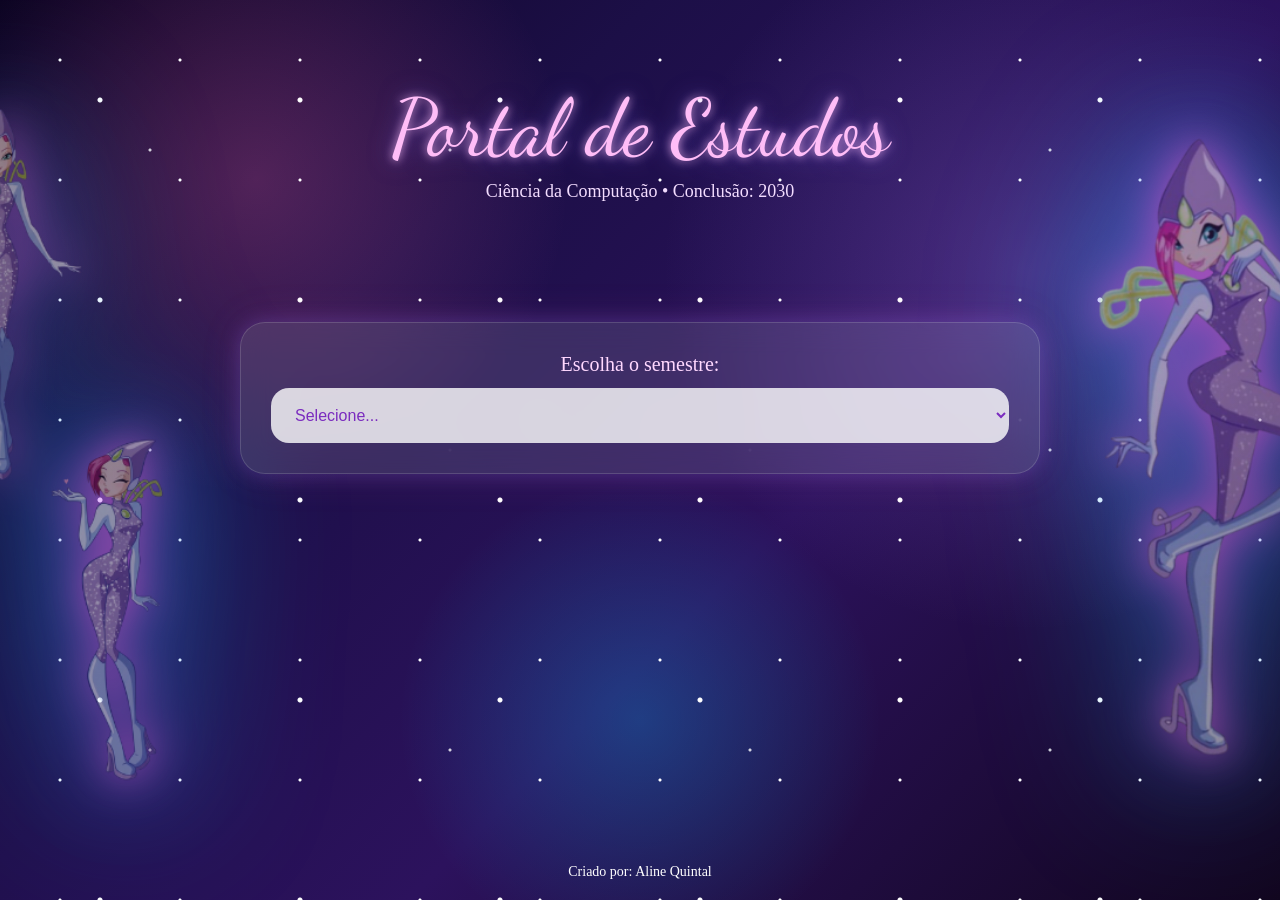
<file: index.html>
<!DOCTYPE html>
<html lang="pt-BR">
<head>
    <meta charset="UTF-8">
    <meta name="viewport" content="width=device-width, initial-scale=1.0">
    <title>Portal de Estudos</title>
    <link rel="stylesheet" href="css/style.css">
    <link href="https://fonts.googleapis.com/css2?family=Dancing+Script:wght@700&family=Quicksand:wght@400;500;600&display=swap" rel="stylesheet">
</head>
<body>
    <div class="tecna-bg"></div>
    <div class="stars"></div>
    <main class="container">

        <section class="card">

            <h1>Portal de Estudos</h1>

            <span class="subtitulo">
               Ciência da Computação • Conclusão: 2030
            </span>

            <div class="campo-selecao">

                <label for="semestre">
                    Escolha o semestre:
                </label>

                <select id="primeiro-semestre">
                    <option value="">Selecione...</option>
                    <option value="primeiro-semestre/index.html">1º Semestre</option>
                    <option value="semestres/semestre2.html">2º Semestre</option>
                    <option value="semestres/semestre3.html">3º Semestre</option>
                    <option value="semestres/semestre4.html">4º Semestre</option>
                    <option value="semestres/semestre5.html">5º Semestre</option>
                    <option value="semestres/semestre6.html">6º Semestre</option>
                    <option value="semestres/semestre7.html">7º Semestre</option>
                    <option value="semestres/semestre8.html">8º Semestre</option>
                </select>
            </div>
        </section>
    </main>
    <script src="js/script.js"></script>

</body>
<footer>Criado por: Aline Quintal</footer>
</html>
</file>
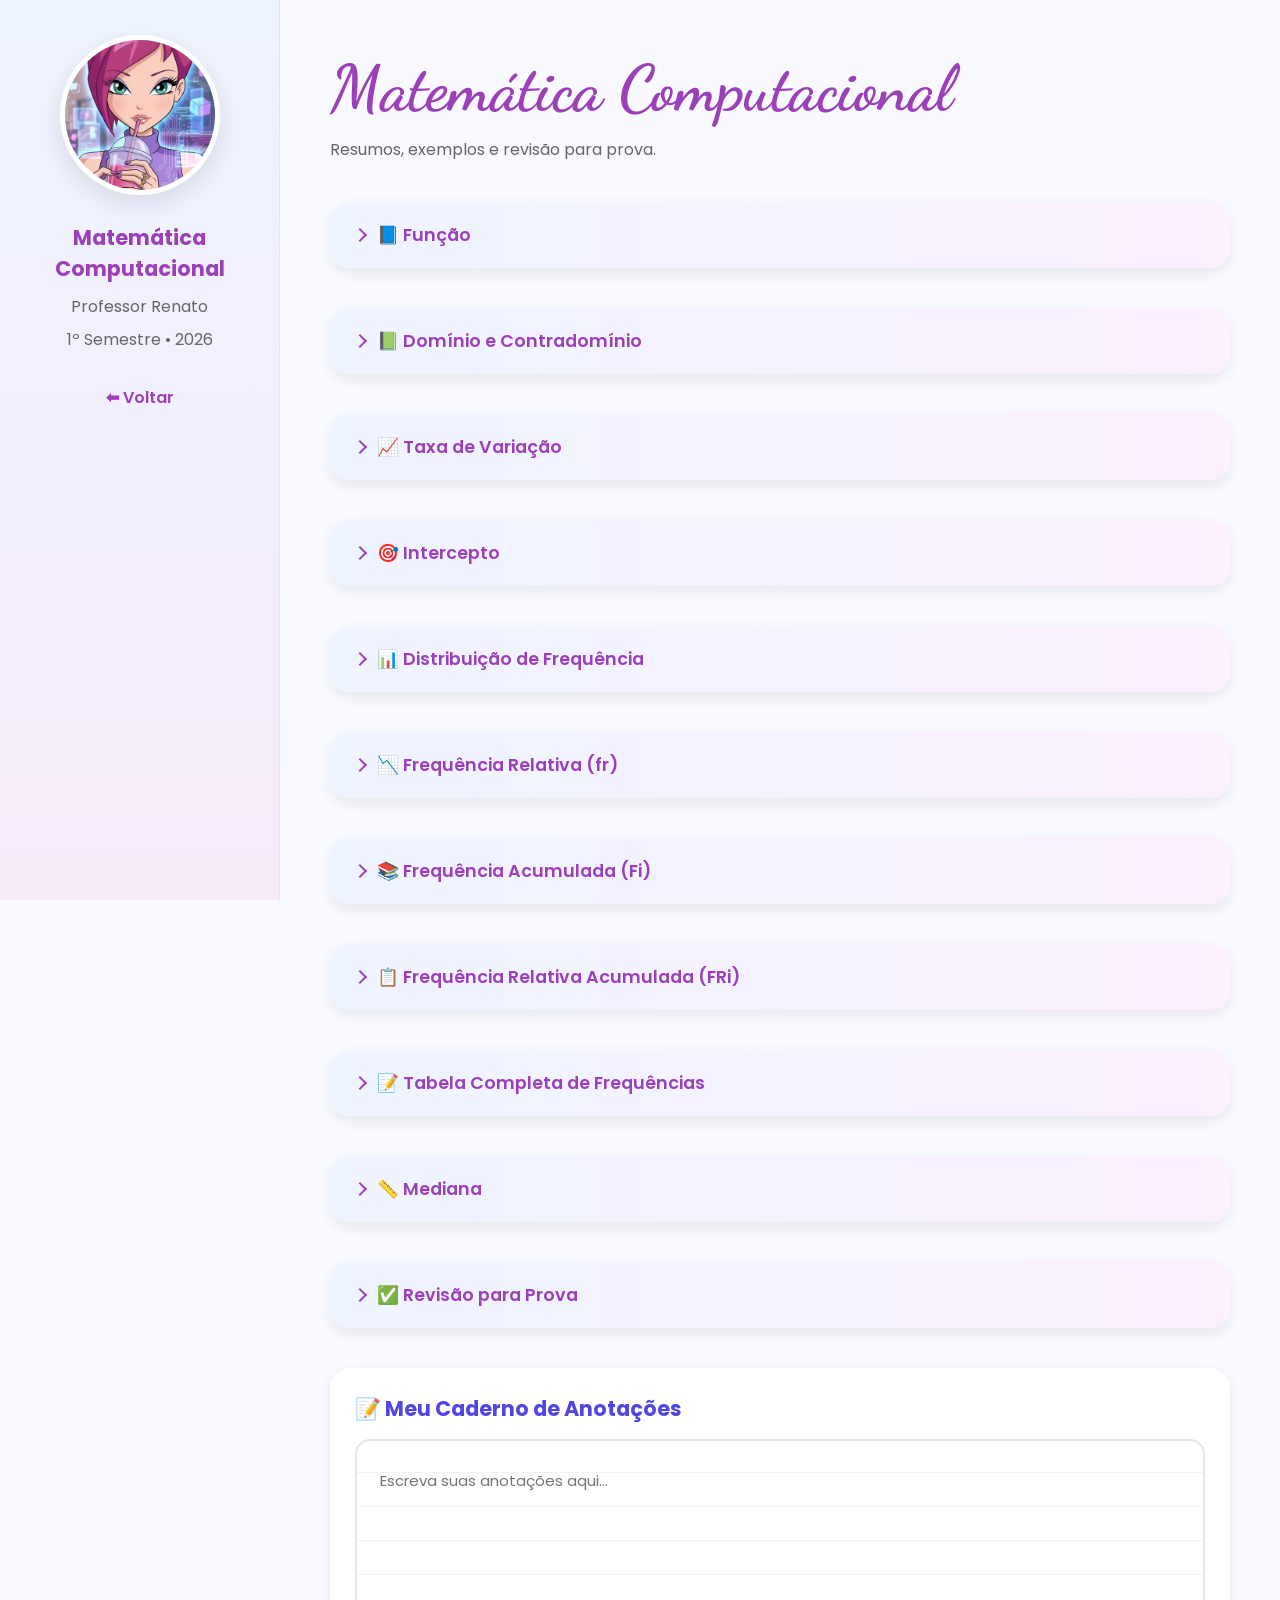
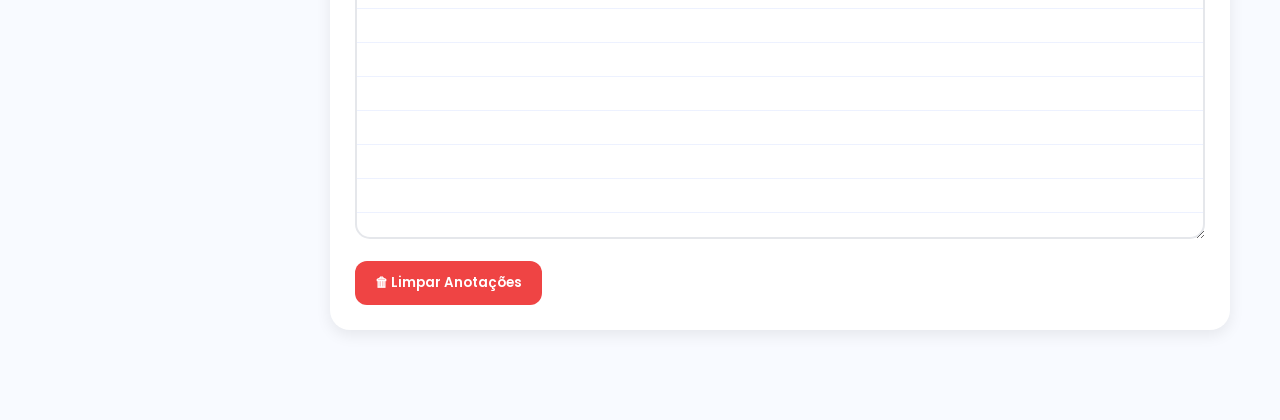
<file: primeiro-semestre/matematica.html>
<!DOCTYPE html>
<html lang="pt-BR">
<head>
    <meta charset="UTF-8">
    <meta name="viewport" content="width=device-width, initial-scale=1.0">
    <title>Matemática Computacional</title>

    <link rel="stylesheet" href="../css/semestre.css">
    <link rel="stylesheet" href="../css/matematica.css">

    <link rel="preconnect" href="https://fonts.googleapis.com">
    <link href="https://fonts.googleapis.com/css2?family=Dancing+Script:wght@700&family=Poppins:wght@300;400;500;600&display=swap" rel="stylesheet">
</head>

<body>

    <aside class="sidebar">

        <img src="../imagens/tecna.jpg" alt="Tecna" class="avatar">

        <h2>Matemática Computacional</h2>

        <p>Professor Renato</p>

        <p>1º Semestre • 2026</p>

        <br>

        <a href="../primeiro-semestre/index.html">⬅ Voltar</a>

    </aside>

    <main class="conteudo">

     <header>
    <h1>Matemática Computacional</h1>

    <span>
        Resumos, exemplos e revisão para prova.
    </span>
</header>

<section>

    <details>

        <summary>📘 Função</summary>

        <div class="conteudo-materia">

            <h3>Definição</h3>

            <p>
                Uma função é uma relação entre dois conjuntos em que cada elemento do domínio possui apenas uma imagem.
            </p>

            <p>
                Ela transforma valores de entrada (x) em valores de saída (y).
            </p>

            <h3>Exemplo</h3>

            <pre>
f(x) = x + 3

x = 1 → y = 4
x = 2 → y = 5
x = 3 → y = 6
            </pre>

            <p>
                Cada valor de x possui apenas um valor correspondente de y.
            </p>

        </div>

    </details>

</section>

<section>

    <details>

        <summary>📗 Domínio e Contradomínio</summary>

        <div class="conteudo-materia">

            <h3>Domínio</h3>

            <p>
                É o conjunto dos valores de entrada da função.
            </p>

            <pre>
f(x) = x + 1

Domínio = {1, 2, 3}
            </pre>

            <h3>Contradomínio</h3>

            <p>
                É o conjunto dos possíveis valores de saída.
            </p>

            <pre>
f(1) = 2
f(2) = 3
f(3) = 4

Contradomínio = {2, 3, 4}
            </pre>

            <h3>Exemplo Completo</h3>

            <table>

                <tr>
                    <th>(A) x</th>
                    <th>(B) y</th>
                </tr>

                <tr>
                    <td>1</td>
                    <td>3</td>
                </tr>

                <tr>
                    <td>2</td>
                    <td>4</td>
                </tr>

                <tr>
                    <td>3</td>
                    <td>5</td>
                </tr>

            </table>

            <ul>
                <li>Domínio = {1,2,3}</li>
                <li>Contradomínio = {3,4,5}</li>
                <li>Imagem = todos os valores gerados pela função. {3,4,5}</li>
            </ul>

        </div>

    </details>

</section>

<section>

    <details>

        <summary>📈 Taxa de Variação</summary>

        <div class="conteudo-materia">

            <p>
                A taxa de variação mostra quanto o valor de y varia quando x varia.
            </p>

            <h3>Fórmula</h3>

            <pre>
          y₂ - y₁
a = ---------------
          x₂ - x₁
            </pre>

            <ul>
                <li>a = taxa de variação</li>
            </ul>

            <h3>Exemplo</h3>

            <pre>
A(1,2)
B(3,6)

a = (6 - 2) / (3 - 1)

a = 4 / 2

a = 2
            </pre>

            <p>
                Quando x aumenta 1 unidade, y aumenta 2 unidades.
            </p>

            <h3>Exemplo com Número Negativo</h3>

            <pre>
A(-2,1)
B(4,13)

a = (13 - 1) / (4 - (-2))

a = 12 / 6

a = 2
            </pre>

            <p>
                Lembre-se: menos com menos vira mais.
            </p>

        </div>

    </details>

</section>

<section>

    <details>

        <summary>🎯 Intercepto</summary>

        <div class="conteudo-materia">

            <p>
                O intercepto é o ponto onde a reta cruza o eixo y.
            </p>

            <pre>
y = ax + b

a = taxa de variação
b = intercepto
            </pre>

            <h3>Exemplo</h3>

            <pre>
y = 2x + 3

b = 3

Intercepto = (0,3)
            </pre>

            <h3>Encontrando o Intercepto</h3>

            <pre>
Ponto (1,5)

y = 2x + b

5 = 2(1) + b

b = 5 - 2

b = 3
            </pre>

            <p>
                Equação final: y = 2x + 3
            </p>

        </div>

    </details>

</section>

<section>

    <details>

        <summary>📊 Distribuição de Frequência</summary>

        <div class="conteudo-materia">

            <p>
                A distribuição de frequência organiza os dados em tabelas para facilitar a análise.
            </p>

            <pre>
Dados:

1, 2, 2, 3, 3, 4

Total = 6
            </pre>

            <h3>Frequência Absoluta (fi)</h3>

            <table>

                <tr>
                    <th>Classe</th>
                    <th>fi</th>
                </tr>

                <tr>
                    <td>1</td>
                    <td>1</td>
                </tr>

                <tr>
                    <td>2</td>
                    <td>2</td>
                </tr>

                <tr>
                    <td>3</td>
                    <td>2</td>
                </tr>

                <tr>
                    <td>4</td>
                    <td>1</td>
                </tr>

            </table>

            <p>
                Mostra quantas vezes cada valor aparece.
            </p>

        </div>

    </details>

</section>

<section>

    <details>

        <summary>📉 Frequência Relativa (fr)</summary>

        <div class="conteudo-materia">

            <h3>Fórmula</h3>

            <pre>
fr = fi / total
            </pre>

            <h3>Exemplo</h3>

            <pre>
Classe 2:

fr = 2 / 6

fr = 0,33

33,3%
            </pre>

            <p>
                A soma das frequências relativas deve resultar em 100% (ou valor aproximado).
            </p>

        </div>

    </details>

</section>

<section>

    <details>

        <summary>📚 Frequência Acumulada (Fi)</summary>

        <div class="conteudo-materia">

            <table>

                <tr>
                    <th>Classe</th>
                    <th>fi</th>
                    <th>Fi</th>
                </tr>

                <tr>
                    <td>1</td>
                    <td>1</td>
                    <td>1</td>
                </tr>

                <tr>
                    <td>2</td>
                    <td>2</td>
                    <td>3</td>
                </tr>

                <tr>
                    <td>3</td>
                    <td>2</td>
                    <td>5</td>
                </tr>

                <tr>
                    <td>4</td>
                    <td>1</td>
                    <td>6</td>
                </tr>

            </table>

            <p>
                O último valor de Fi sempre será igual ao total de dados.
            </p>

        </div>

    </details>

</section>

<section>

    <details>

        <summary>📋 Frequência Relativa Acumulada (FRi)</summary>

        <div class="conteudo-materia">

            <table>

                <tr>
                    <th>Classe</th>
                    <th>FRi</th>
                </tr>

                <tr>
                    <td>1</td>
                    <td>16,7%</td>
                </tr>

                <tr>
                    <td>2</td>
                    <td>50,0%</td>
                </tr>

                <tr>
                    <td>3</td>
                    <td>83,3%</td>
                </tr>

                <tr>
                    <td>4</td>
                    <td>100,0%</td>
                </tr>

            </table>

            <p>
                O último valor sempre será 100%.
            </p>

        </div>

    </details>

</section>

<section>

    <details>

        <summary>📝 Tabela Completa de Frequências</summary>

        <div class="conteudo-materia">

            <table>

                <tr>
                    <th>Classe</th>
                    <th>fi</th>
                    <th>fr (%)</th>
                    <th>Fi</th>
                    <th>FRi (%)</th>
                </tr>

                <tr>
                    <td>1</td>
                    <td>1</td>
                    <td>16,7</td>
                    <td>1</td>
                    <td>16,7%</td>
                </tr>

                <tr>
                    <td>2</td>
                    <td>2</td>
                    <td>33,3</td>
                    <td>3</td>
                    <td>50,0%</td>
                </tr>

                <tr>
                    <td>3</td>
                    <td>2</td>
                    <td>33,3</td>
                    <td>5</td>
                    <td>83,3%</td>
                </tr>

                <tr>
                    <td>4</td>
                    <td>1</td>
                    <td>16,7</td>
                    <td>6</td>
                    <td>100,0%</td>
                </tr>

            </table>

        </div>

    </details>

</section>

<section>

    <details>

        <summary>📏 Mediana</summary>

        <div class="conteudo-materia">

            <p>
                A mediana é o valor central dos dados organizados em ordem crescente.
            </p>

            <h3>Quantidade Ímpar</h3>

            <pre>
2, 4, 5, 7, 9

Mediana = 5
            </pre>

            <h3>Quantidade Par</h3>

            <pre>
1, 2, 2, 3, 3, 4

Valores centrais:
2 e 3

(2 + 3) / 2

Mediana = 2,5
            </pre>

        </div>

    </details>

</section>

<section>

    <details>

        <summary>✅ Revisão para Prova</summary>

        <div class="conteudo-materia">

            <ul>
                <li>✓ Função</li>
                <li>✓ Domínio e Contradomínio</li>
                <li>✓ Taxa de Variação</li>
                <li>✓ Intercepto</li>
                <li>✓ Frequência Absoluta (fi)</li>
                <li>✓ Frequência Relativa (fr)</li>
                <li>✓ Frequência Acumulada (Fi)</li>
                <li>✓ Frequência Relativa Acumulada (FRi)</li>
                <li>✓ Mediana</li>
            </ul>

        </div>

    </details>

</section>
    <section class="anotacoes">

    <h2>📝 Meu Caderno de Anotações</h2>

    <textarea
        id="caderno"
        placeholder="Escreva suas anotações aqui..."
    ></textarea>
    <button id="limpar-anotacoes">
    🗑 Limpar Anotações
</button>

</section>

<script src="../js/anotacoes.js"></script>

    </main>


</body>
</html>
</file>
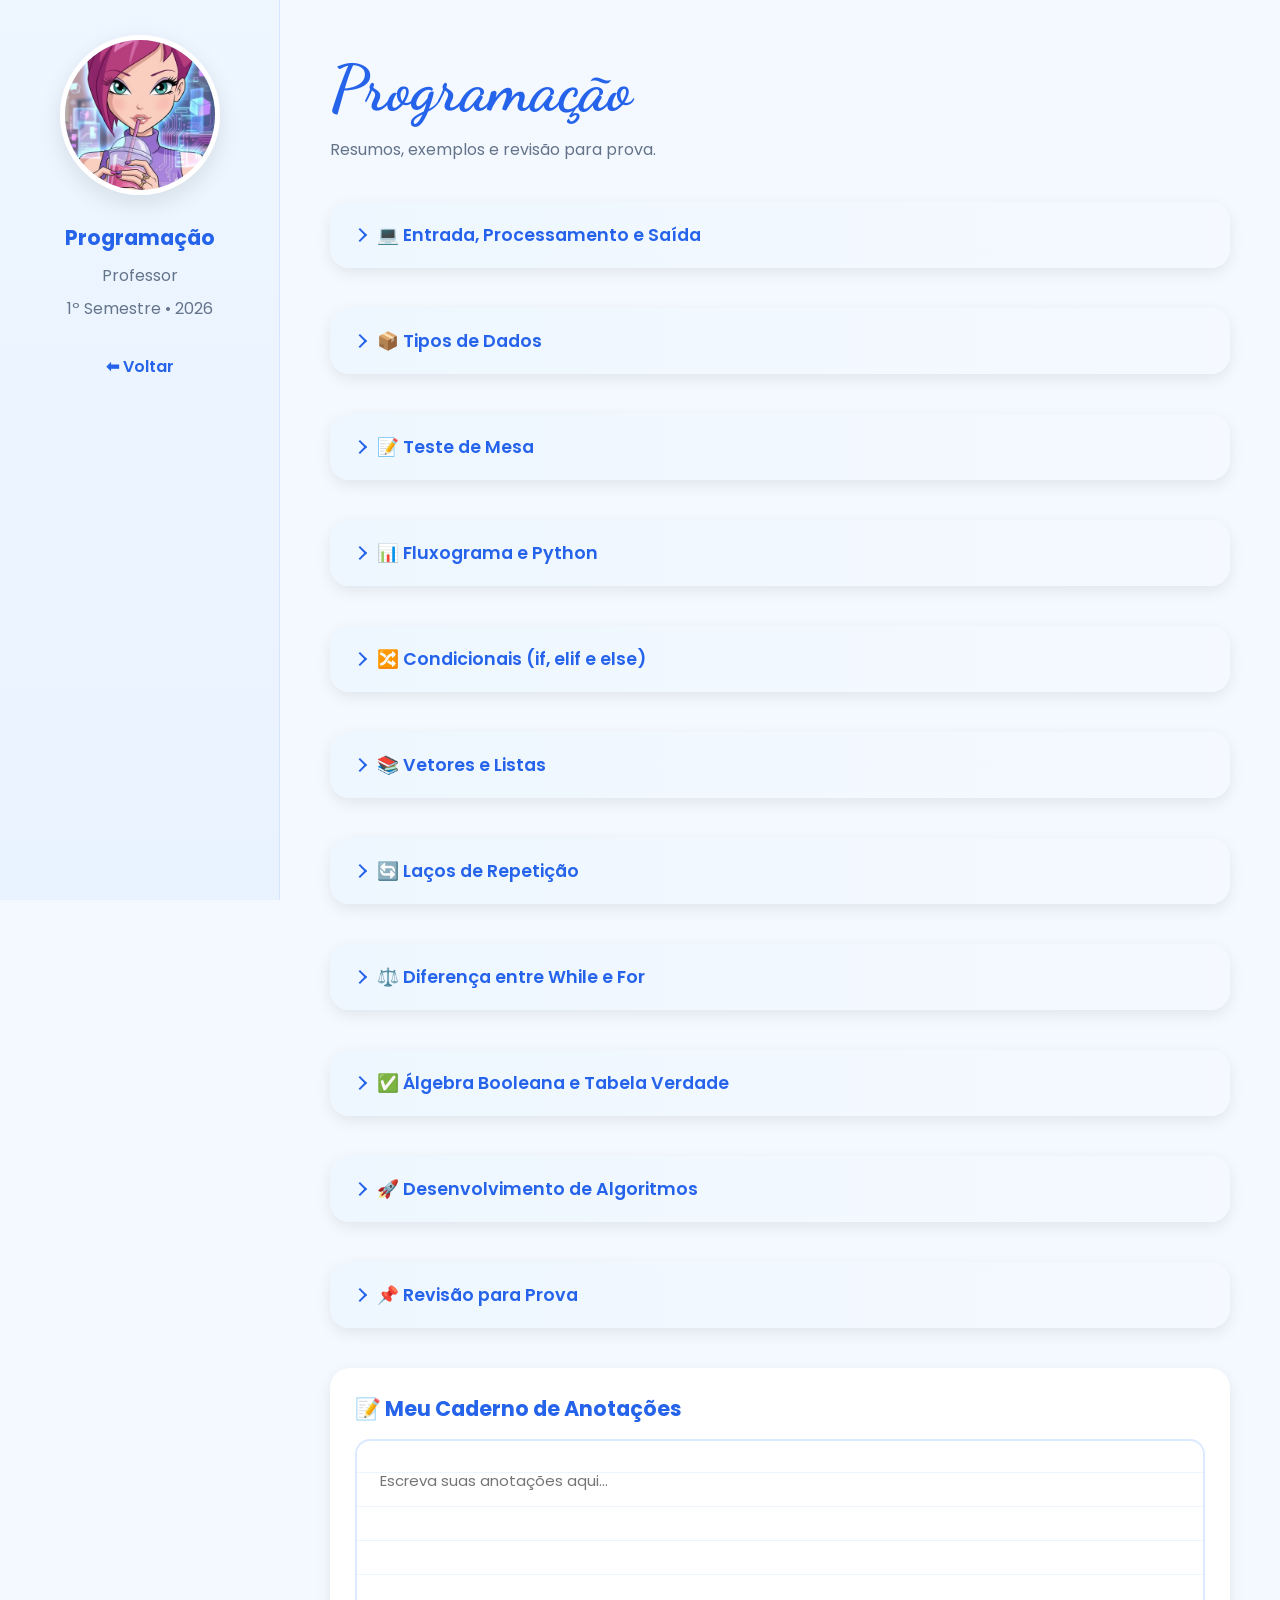
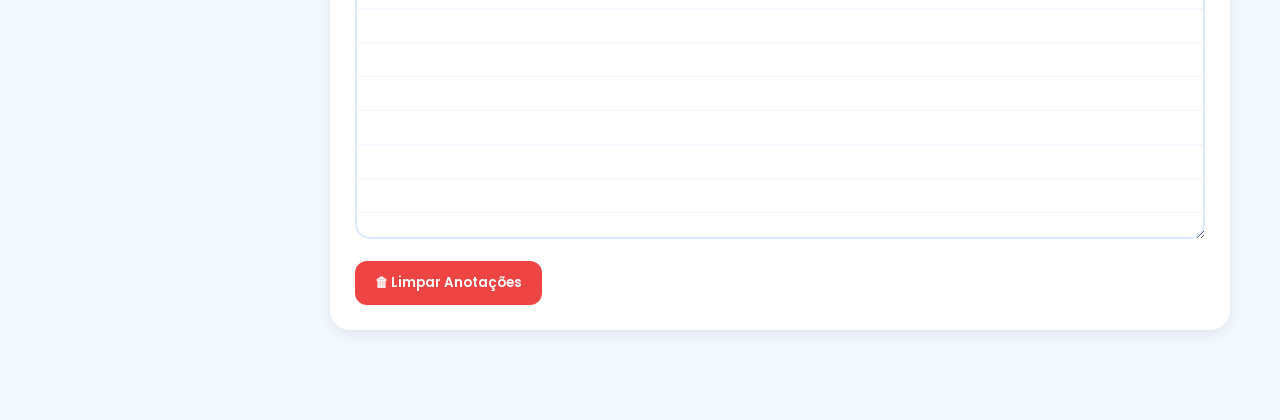
<file: primeiro-semestre/programacao.html>
<!DOCTYPE html>
<html lang="pt-BR">
<head>
    <meta charset="UTF-8">
    <meta name="viewport" content="width=device-width, initial-scale=1.0">
    <title>Programação</title>

    <link rel="stylesheet" href="../css/semestre.css">
    <link rel="stylesheet" href="../css/programacao.css">

    <link rel="preconnect" href="https://fonts.googleapis.com">
    <link href="https://fonts.googleapis.com/css2?family=Dancing+Script:wght@700&family=Poppins:wght@300;400;500;600&display=swap" rel="stylesheet">
</head>

<body>

<aside class="sidebar">

    <img src="../imagens/tecna.jpg" alt="Tecna" class="avatar">

    <h2>Programação</h2>

    <p>Professor</p>

    <p>1º Semestre • 2026</p>

    <br>

    <a href="../primeiro-semestre/index.html">⬅ Voltar</a>

</aside>

<main class="conteudo">

<header>

    <h1>Programação</h1>

    <span>
        Resumos, exemplos e revisão para prova.
    </span>

</header>

<section>

    <details>

        <summary>💻 Entrada, Processamento e Saída</summary>

        <div class="conteudo-materia">

            <h3>Conceitos</h3>

            <ul>
                <li><strong>Entrada:</strong> dados recebidos pelo programa.</li>
                <li><strong>Processamento:</strong> operações realizadas com os dados.</li>
                <li><strong>Saída:</strong> resultado apresentado ao usuário.</li>
            </ul>

            <h3>Exemplo</h3>

            <pre>
idade = int(input("Digite sua idade: "))

idade_futura = idade + 10

print(idade_futura)
            </pre>

            <p>
                Entrada → idade
                <br>
                Processamento → idade + 10
                <br>
                Saída → resultado exibido
            </p>

        </div>

    </details>

</section>

<section>

    <details>

        <summary>📦 Tipos de Dados</summary>

        <div class="conteudo-materia">

            <table>

                <tr>
                    <th>Tipo</th>
                    <th>Exemplo</th>
                </tr>

                <tr>
                    <td>int</td>
                    <td>10</td>
                </tr>

                <tr>
                    <td>float</td>
                    <td>10.5</td>
                </tr>

                <tr>
                    <td>str</td>
                    <td>"Aline"</td>
                </tr>

                <tr>
                    <td>bool</td>
                    <td>True ou False</td>
                </tr>

            </table>

            <h3>Exemplo</h3>

            <pre>
idade = 20
altura = 1.65
nome = "Maria"
aprovado = True
            </pre>

        </div>

    </details>

</section>

<section>

    <details>

        <summary>📝 Teste de Mesa</summary>

        <div class="conteudo-materia">

            <p>
                Teste de mesa é a simulação manual da execução do algoritmo.
            </p>

            <h3>Exemplo</h3>

            <pre>
x = 5
y = 3
z = x + y
            </pre>

            <table>

                <tr>
                    <th>Variável</th>
                    <th>Valor</th>
                </tr>

                <tr>
                    <td>x</td>
                    <td>5</td>
                </tr>

                <tr>
                    <td>y</td>
                    <td>3</td>
                </tr>

                <tr>
                    <td>z</td>
                    <td>8</td>
                </tr>

            </table>

        </div>

    </details>

</section>

<section>

    <details>

        <summary>📊 Fluxograma e Python</summary>

        <div class="conteudo-materia">

            <p>
                Fluxograma representa visualmente a lógica do algoritmo.
            </p>

            <h3>Fluxo</h3>

            <pre>
Início
 ↓
Ler número
 ↓
Mostrar número
 ↓
Fim
            </pre>

            <h3>Python</h3>

            <pre>
numero = int(input("Digite um número: "))

print(numero)
            </pre>

        </div>

    </details>

</section>

<section>

    <details>

        <summary>🔀 Condicionais (if, elif e else)</summary>

        <div class="conteudo-materia">

            <p>
                Permitem tomar decisões.
            </p>

            <pre>
idade = 18

if idade >= 18:
    print("Maior de idade")
else:
    print("Menor de idade")
            </pre>

            <h3>Condicionais Alinhadas</h3>

            <pre>
nota = 8

if nota >= 9:
    print("Ótimo")
elif nota >= 7:
    print("Bom")
else:
    print("Reprovado")
            </pre>

        </div>

    </details>

</section>

<section>

    <details>

        <summary>📚 Vetores e Listas</summary>

        <div class="conteudo-materia">

            <p>
                Vetores (listas em Python) armazenam vários valores em uma única variável.
            </p>

            <pre>
nomes = ["Ana", "Carlos", "Pedro"]

print(nomes[0])
            </pre>

            <p>
                Resultado: Ana
            </p>

            <h3>Percorrendo Lista</h3>

            <pre>
for nome in nomes:
    print(nome)
            </pre>

        </div>

    </details>

</section>

<section>

    <details>

        <summary>🔄 Laços de Repetição</summary>

        <div class="conteudo-materia">

            <h3>While</h3>

            <p>
                Executa enquanto a condição for verdadeira.
            </p>

            <pre>
contador = 1

while contador <= 5:
    print(contador)
    contador += 1
            </pre>

            <h3>For</h3>

            <p>
                Utilizado quando sabemos quantas vezes repetir.
            </p>

            <pre>
for i in range(1, 6):
    print(i)
            </pre>

        </div>

    </details>

</section>

<section>

    <details>

        <summary>⚖️ Diferença entre While e For</summary>

        <div class="conteudo-materia">

            <table>

                <tr>
                    <th>While</th>
                    <th>For</th>
                </tr>

                <tr>
                    <td>Quantidade indefinida</td>
                    <td>Quantidade definida</td>
                </tr>

                <tr>
                    <td>Baseado em condição</td>
                    <td>Baseado em sequência</td>
                </tr>

                <tr>
                    <td>Pode gerar loop infinito</td>
                    <td>Mais seguro</td>
                </tr>

            </table>

        </div>

    </details>

</section>

<section>

    <details>

        <summary>✅ Álgebra Booleana e Tabela Verdade</summary>

        <div class="conteudo-materia">

            <h3>Operadores</h3>

            <ul>
                <li>and → E</li>
                <li>or → OU</li>
                <li>not → NÃO</li>
            </ul>

            <table>

                <tr>
                    <th>A</th>
                    <th>B</th>
                    <th>A and B</th>
                </tr>

                <tr>
                    <td>V</td>
                    <td>V</td>
                    <td>V</td>
                </tr>

                <tr>
                    <td>V</td>
                    <td>F</td>
                    <td>F</td>
                </tr>

                <tr>
                    <td>F</td>
                    <td>V</td>
                    <td>F</td>
                </tr>

                <tr>
                    <td>F</td>
                    <td>F</td>
                    <td>F</td>
                </tr>

            </table>

            <h3>Exemplo</h3>

            <pre>
idade = 20
tem_carteira = True

if idade >= 18 and tem_carteira:
    print("Pode dirigir")
            </pre>

        </div>

    </details>

</section>

<section>

    <details>

        <summary>🚀 Desenvolvimento de Algoritmos</summary>

        <div class="conteudo-materia">

            <h3>Exemplo de Regra de Negócio</h3>

            <p>
                Aprovar aluno com nota maior ou igual a 7.
            </p>

            <pre>
nota = float(input("Digite a nota: "))

if nota >= 7:
    print("Aprovado")
else:
    print("Reprovado")
            </pre>

            <p>
                O algoritmo utiliza:
            </p>

            <ul>
                <li>Entrada de dados</li>
                <li>Condicional</li>
                <li>Processamento</li>
                <li>Saída</li>
            </ul>

        </div>

    </details>

</section>

<section>

    <details>

        <summary>📌 Revisão para Prova</summary>

        <div class="conteudo-materia">

            <ul>
                <li>✓ Entrada, Processamento e Saída</li>
                <li>✓ Tipos de Dados</li>
                <li>✓ Teste de Mesa</li>
                <li>✓ Fluxogramas</li>
                <li>✓ Condicionais</li>
                <li>✓ Condicionais Alinhadas</li>
                <li>✓ Vetores (Listas)</li>
                <li>✓ While</li>
                <li>✓ For</li>
                <li>✓ Álgebra Booleana</li>
                <li>✓ Desenvolvimento de Algoritmos</li>
            </ul>

        </div>

    </details>

</section>

<section class="anotacoes">

    <h2>📝 Meu Caderno de Anotações</h2>

    <textarea
        id="caderno"
        placeholder="Escreva suas anotações aqui..."
    ></textarea>

    <button id="limpar-anotacoes">
        🗑 Limpar Anotações
    </button>

</section>

<script src="../js/anotacoes.js"></script>

</main>

</body>
</html>
</file>
<file: css/style.css>
*{
    margin:0;
    padding:0;
    box-sizing:border-box;
}

.tecna-bg{
    position:fixed;
    inset:0;

    background-image:url("../imagens/fundo-tecna.png");
    background-position:center;
    background-repeat:no-repeat;
    background-size:cover;

    opacity:0.55;

    filter:
        drop-shadow(0 0 20px #ff7bff)
        drop-shadow(0 0 40px #7b68ee)
        drop-shadow(0 0 80px #00bfff);

    z-index:-1;
}

.stars{
    position:fixed;
    inset:0;

    background-image:
        radial-gradient(circle, white 1px, transparent 2px),
        radial-gradient(circle, white 2px, transparent 3px),
        radial-gradient(circle, rgba(255,255,255,0.8) 1px, transparent 2px);

    background-size:
        120px 120px,
        200px 200px,
        300px 300px;

    animation:piscar 4s infinite alternate;

    z-index:-2;
}

@keyframes piscar{
    0%{
        opacity:0.5;
    }

    50%{
        opacity:1;
    }

    100%{
        opacity:0.6;
    }
}

body{
    min-height:100vh;

    font-family:'Poppins', sans-serif;

    background:
        radial-gradient(circle at 20% 20%, rgba(255,105,180,0.25), transparent 25%),
        radial-gradient(circle at 80% 30%, rgba(147,112,219,0.30), transparent 30%),
        radial-gradient(circle at 50% 80%, rgba(0,191,255,0.25), transparent 25%),
        linear-gradient(
            135deg,
            #0d0321 0%,
            #1c0f47 30%,
            #2c125d 60%,
            #12061f 100%
        );
}

.container{
    width:100%;
    max-width:1200px;

    margin:0 auto;

    text-align:center;

    padding-top:80px;
}

h1{
    font-family:'Dancing Script', cursive;

    font-size:5rem;

    font-weight:normal;

    color:#ffbdf7;

    margin-bottom:5px;

    text-shadow:
        0 0 10px rgba(255,189,247,0.8),
        0 0 25px rgba(123,104,238,0.6);
}

.subtitulo{
    display:block;

    color:#f3ddff;

    font-size:18px;

    margin-bottom:120px;

    font-family:Georgia, serif;
}

footer{
    position:fixed;

    bottom:20px;
    left:50%;

    transform:translateX(-50%);

    color:#ffffff;

    font-size:14px;

    font-family:Georgia, serif;

    text-align:center;
}


.campo-selecao{
    width:100%;
    max-width:800px;

    margin:0 auto;

    padding:30px;

    background:rgba(255,255,255,0.12);

    backdrop-filter:blur(15px);

    border-radius:25px;

    border:1px solid rgba(255,255,255,0.15);

    box-shadow:
        0 0 20px rgba(123,104,238,0.25),
        0 0 40px rgba(255,105,180,0.15);
}

label{
    display:block;

    margin-bottom:12px;

    color:#ffd8ff;

    font-size:20px;

    font-family:Georgia, serif;
}

select{
    width:100%;

    padding:18px 20px;

    border:none;

    border-radius:18px;

    background:rgba(255,255,255,0.80);

    color:#7b2cbf;

    font-size:16px;

    font-family:'Poppins', sans-serif;

    cursor:pointer;

    outline:none;

    transition:0.3s;
}

select:focus{
    box-shadow:
        0 0 15px rgba(255,105,180,0.5),
        0 0 25px rgba(123,104,238,0.5);
}
</file>
<file: css/semestre.css>
*{
    margin:0;
    padding:0;
    box-sizing:border-box;
}

body{
    min-height:100vh;

    display:flex;

    font-family:'Poppins', sans-serif;

    background:#f7f5ff;
}

/* ==========================
   SIDEBAR
========================== */

.sidebar{
    width:280px;

    background:
        linear-gradient(
            180deg,
            #efe7ff,
            #e7f4ff
        );

    padding:40px 25px;

    text-align:center;

    border-right:1px solid #ddd;
}

.avatar{
    width:160px;
    height:160px;

    object-fit:cover;

    border-radius:50%;

    border:5px solid white;

    box-shadow:
        0 5px 20px rgba(0,0,0,0.10);

    margin-bottom:20px;
}

.sidebar h2{
    color:#7b2cbf;

    font-size:1.3rem;

    margin-bottom:15px;
}

.sidebar p{
    color:#666;

    margin-bottom:8px;
}

/* ==========================
   CONTEÚDO
========================== */

.conteudo{
    flex:1;

    padding:40px;
}

/* ==========================
   HEADER
========================== */

header{
    margin-bottom:40px;
}

header h1{
    font-family:'Dancing Script', cursive;

    font-size:4rem;

    color:#9c27b0;
}

header span{
    color:#666;

    font-size:1rem;
}

/* ==========================
   SEÇÕES
========================== */

section{
    margin-bottom:40px;
}

section h3{
    color:#7b2cbf;

    margin-bottom:20px;
}

/* ==========================
   CARDS DAS MATÉRIAS
========================== */

.grid{
    display:grid;

    grid-template-columns:
        repeat(auto-fit, minmax(250px, 1fr));

    gap:20px;
}

.card{
    text-decoration:none;

    background:white;

    padding:25px;

    border-radius:20px;

    color:#333;

    transition:0.3s;

    box-shadow:
        0 5px 15px rgba(0,0,0,0.08);
}

.card:hover{
    transform:translateY(-5px);

    box-shadow:
        0 10px 25px rgba(123,44,191,0.20);
}

.card h4{
    margin-top:10px;

    color:#7b2cbf;
}

.card p{
    margin-top:10px;

    color:#666;
}

.card.rp{
    background:#e8f4ff;
}

.card.mat{
    background:#f3ecff;
}

.card.front{
    background:#ffe8f4;
}

.card.sd{
    background:#e8fff5;
}
/* ==========================
   CALENDÁRIO
========================== */

.calendario,
.certificados{
    background:white;

    padding:25px;

    border-radius:20px;

    box-shadow:
        0 5px 15px rgba(0,0,0,0.08);
}

.calendario ul{
    list-style:none;
}

.calendario li{
    padding:10px 0;

    border-bottom:1px solid #eee;
}

/* ==========================
   CERTIFICADOS
========================== */

.grid-certificados{
    display:grid;

    grid-template-columns:
        repeat(auto-fit, minmax(220px, 1fr));

    gap:20px;
}

.certificado{
    background:#f3ecff;

    border-radius:15px;

    padding:20px;

    text-align:center;

    color:#7b2cbf;
}

/* ==========================
   RESPONSIVO
========================== */

@media(max-width:900px){

    body{
        flex-direction:column;
    }

    .sidebar{
        width:100%;

        border-right:none;

        border-bottom:1px solid #ddd;
    }

    .conteudo{
        padding:25px;
    }

}

.sidebar a{
    text-decoration:none;

    color:#9c40ba;

    font-weight:600;
}
.agenda{
    background:#ffffff;

    padding:25px;

    border-radius:20px;

    box-shadow:
        0 5px 15px rgba(0,0,0,0.08);
}

/* CALENDÁRIO */

#calendar{
    max-width: 750px;

    margin: 20px auto;
}

.fc{
    font-size: 0.85rem;
}

.fc-toolbar-title{
    text-transform: capitalize;

    color: #7b2cbf;

    font-size: 1.4rem;

    font-weight: 600;
}

.fc-button{
    background: #b89cff !important;

    border: none !important;
}

.fc-button:hover{
    background: #9b7cff !important;
}

.fc-daygrid-event{
    background: #20c699 !important;

    border: none !important;

    color: white !important;

    border-radius: 8px !important;

    padding: 2px 4px;
}
</file>
<file: css/matematica.css>
*{
    margin:0;
    padding:0;
    box-sizing:border-box;
}

body{
    min-height:100vh;

    display:flex;

    font-family:'Poppins', sans-serif;

    background:#f8faff;
}

/* ==========================
   SIDEBAR
========================== */

.sidebar{
    width:280px;

    position:fixed;

    top:0;
    left:0;

    height:100vh;

    background:
        linear-gradient(
            180deg,
            #eef4ff,
            #f6eaf9
        );

    padding:35px 25px;

    text-align:center;

    border-right:1px solid #dfe7f5;
}

.avatar{
    width:160px;
    height:160px;

    object-fit:cover;

    border-radius:50%;

    border:5px solid white;

    margin-bottom:20px;

    box-shadow:
        0 8px 25px rgba(0,0,0,0.10);
}

.sidebar h2{
    color:#9c40ba;

    margin-bottom:10px;

    font-size:1.3rem;
}

.sidebar p{
    color:#666;

    margin-bottom:8px;
}

.sidebar a{
    text-decoration:none;

    color:#9c40ba;

    font-weight:600;
}

.sidebar a:hover{
    text-decoration:underline;
}

/* ==========================
   CONTEÚDO
========================== */

.conteudo{
    flex:1;

    margin-left:280px;

    padding:50px;
}

/* ==========================
   CABEÇALHO
========================== */

header{
    margin-bottom:40px;
}

header h1{
    font-family:'Dancing Script', cursive;

    font-size:4rem;

    color:#9c40ba;

    margin-bottom:10px;
}

header span{
    color:#666;

    font-size:1rem;
}

/* ==========================
   ACCORDION
========================== */

details{
    background:white;

    border-radius:20px;

    margin-bottom:20px;

    overflow:hidden;

    box-shadow:
        0 5px 15px rgba(0,0,0,0.08);

    transition:.3s;
}

details:hover{
    transform:translateY(-2px);
}

summary{
    cursor:pointer;

    list-style:none;

    padding:20px 25px;

    font-size:1.1rem;

    font-weight:600;

    color:#9c40ba;

    background:
        linear-gradient(
            90deg,
            #eef4ff,
            #fcf0ff
        );

    display:flex;
    align-items:center;
    gap:12px;
}

summary::-webkit-details-marker{
    display:none;
}

/* Seta */
summary::before{
    content:"";

    width:8px;
    height:8px;

    border-right:2px solid #9c40ba;
    border-bottom:2px solid #9c40ba;

    transform:rotate(-45deg);

    transition:transform .3s ease;
}

details[open] summary::before{
    transform:rotate(45deg);
}

/* ==========================
   CONTEÚDO INTERNO
========================== */

.conteudo-materia{
    padding:25px;
}

.conteudo-materia h3{
    color:#856298;

    margin-top:20px;
    margin-bottom:15px;
}

.conteudo-materia p{
    line-height:1.8;

    color:#444;

    margin-bottom:15px;
}

.conteudo-materia ul,
.conteudo-materia ol{
    margin-left:25px;

    line-height:2;
}

.conteudo-materia li{
    color:#444;
}

/* ==========================
   EXEMPLOS
========================== */

pre{
    background:#f7f9fc;

    border-left:5px solid #bfabe1;

    padding:15px;

    border-radius:10px;

    overflow-x:auto;

    margin:15px 0;

    color:#444;
}

/* ==========================
   TABELAS
========================== */

table{
    width:100%;

    border-collapse:collapse;

    margin-top:20px;
}

th{
    background:#c365da;

    color:white;

    padding:12px;
}

td{
    padding:12px;

    border:1px solid #e5e7eb;

    text-align:center;
}

tr:nth-child(even){
    background:#f8faff;
}

/* ==========================
   CAIXAS DE EXERCÍCIOS
========================== */

.exercicio{
    background:#fff9e8;

    border-left:5px solid #ffd166;

    padding:15px;

    border-radius:10px;

    margin-top:15px;
}

.resumo{
    background:#f9eefc;

    border-left:5px solid #eac0f7;

    padding:15px;

    border-radius:10px;

    margin-top:15px;
}

/* ==========================
   RESPONSIVO
========================== */

@media(max-width:900px){

    body{
        flex-direction:column;
    }

    .sidebar{
        position:relative;

        width:100%;

        height:auto;
    }

    .conteudo{
        margin-left:0;

        padding:25px;
    }

    header h1{
        font-size:3rem;
    }

}

/* ==========================
   CADERNO DE ANOTAÇÕES
========================== */

.anotacoes{
    margin-top:30px;

    background:#fff;

    padding:25px;

    border-radius:20px;

    box-shadow:0 5px 15px rgba(0,0,0,.08);
}

.anotacoes h2{
    margin-bottom:15px;

    color:#4f46e5;

    font-size:1.3rem;
}

.anotacoes textarea{
    width:100%;

    min-height:400px;

    padding:25px;

    border:none;

    border-radius:15px;

    resize:vertical;

    outline:none;

    font-family:'Poppins', sans-serif;

    font-size:15px;

    line-height:34px;

    background:
    repeating-linear-gradient(
        #ffffff,
        #ffffff 33px,
        #dbe4ff 34px
    );

    box-shadow:
    inset 0 0 0 2px #e5e7eb;
}

.anotacoes textarea:focus{
    box-shadow:
    inset 0 0 0 2px #6366f1;
}

#limpar-anotacoes{
    margin-top:15px;

    padding:12px 20px;

    border:none;

    border-radius:12px;

    cursor:pointer;

    font-family:'Poppins', sans-serif;

    font-weight:600;

    background:#ef4444;

    color:#fff;

    transition:.3s;
}

#limpar-anotacoes:hover{
    transform:translateY(-2px);
}
</file>
<file: css/programacao.css>
*{
    margin:0;
    padding:0;
    box-sizing:border-box;
}

body{
    min-height:100vh;

    display:flex;

    font-family:'Poppins', sans-serif;

    background:#f4f8ff;
}

/* ==========================
   SIDEBAR
========================== */

.sidebar{
    width:280px;

    position:fixed;

    top:0;
    left:0;

    height:100vh;

    background:
        linear-gradient(
            180deg,
            #eef7ff,
            #e9f2ff
        );

    padding:35px 25px;

    text-align:center;

    border-right:1px solid #d6e5ff;
}

.avatar{
    width:160px;
    height:160px;

    object-fit:cover;

    border-radius:50%;

    border:5px solid white;

    margin-bottom:20px;

    box-shadow:
        0 8px 25px rgba(0,0,0,.10);
}

.sidebar h2{
    color:#2563eb;

    margin-bottom:10px;

    font-size:1.3rem;
}

.sidebar p{
    color:#64748b;

    margin-bottom:8px;
}

.sidebar a{
    text-decoration:none;

    color:#2563eb;

    font-weight:600;
}

.sidebar a:hover{
    text-decoration:underline;
}

/* ==========================
   CONTEÚDO
========================== */

.conteudo{
    flex:1;

    margin-left:280px;

    padding:50px;
}

/* ==========================
   CABEÇALHO
========================== */

header{
    margin-bottom:40px;
}

header h1{
    font-family:'Dancing Script', cursive;

    font-size:4rem;

    color:#2563eb;

    margin-bottom:10px;
}

header span{
    color:#64748b;

    font-size:1rem;
}

/* ==========================
   ACCORDION
========================== */

details{
    background:white;

    border-radius:20px;

    margin-bottom:20px;

    overflow:hidden;

    box-shadow:
        0 5px 15px rgba(0,0,0,.08);

    transition:.3s;
}

details:hover{
    transform:translateY(-2px);
}

summary{
    cursor:pointer;

    list-style:none;

    padding:20px 25px;

    font-size:1.1rem;

    font-weight:600;

    color:#2563eb;

    background:
        linear-gradient(
            90deg,
            #eef7ff,
            #f5f9ff
        );

    display:flex;
    align-items:center;
    gap:12px;
}

summary::-webkit-details-marker{
    display:none;
}

/* ==========================
   SETA
========================== */

summary::before{
    content:"";

    width:8px;
    height:8px;

    border-right:2px solid #2563eb;
    border-bottom:2px solid #2563eb;

    transform:rotate(-45deg);

    transition:.3s ease;
}

details[open] summary::before{
    transform:rotate(45deg);
}

/* ==========================
   CONTEÚDO INTERNO
========================== */

.conteudo-materia{
    padding:25px;
}

.conteudo-materia h3{
    color:#1e40af;

    margin-top:20px;
    margin-bottom:15px;
}

.conteudo-materia p{
    line-height:1.8;

    color:#334155;

    margin-bottom:15px;
}

.conteudo-materia ul,
.conteudo-materia ol{
    margin-left:25px;

    line-height:2;
}

.conteudo-materia li{
    color:#334155;
}

/* ==========================
   EXEMPLOS DE CÓDIGO
========================== */

pre{
    background:#0f172a;

    color:#e2e8f0;

    border-left:5px solid #38bdf8;

    padding:18px;

    border-radius:12px;

    overflow-x:auto;

    margin:15px 0;

    font-size:14px;

    line-height:1.7;
}

/* ==========================
   TABELAS
========================== */

table{
    width:100%;

    border-collapse:collapse;

    margin-top:20px;
}

th{
    background:#2563eb;

    color:white;

    padding:12px;
}

td{
    padding:12px;

    border:1px solid #dbeafe;

    text-align:center;
}

tr:nth-child(even){
    background:#f8fbff;
}

/* ==========================
   CAIXA DE DICA
========================== */

.dica{
    background:#eff6ff;

    border-left:5px solid #3b82f6;

    padding:15px;

    border-radius:10px;

    margin-top:15px;
}

/* ==========================
   CAIXA DE EXERCÍCIO
========================== */

.exercicio{
    background:#fffbeb;

    border-left:5px solid #f59e0b;

    padding:15px;

    border-radius:10px;

    margin-top:15px;
}

/* ==========================
   CAIXA DE RESUMO
========================== */

.resumo{
    background:#eef4ff;

    border-left:5px solid #60a5fa;

    padding:15px;

    border-radius:10px;

    margin-top:15px;
}

/* ==========================
   ANOTAÇÕES
========================== */

.anotacoes{
    margin-top:30px;

    background:#fff;

    padding:25px;

    border-radius:20px;

    box-shadow:0 5px 15px rgba(0,0,0,.08);
}

.anotacoes h2{
    margin-bottom:15px;

    color:#2563eb;

    font-size:1.3rem;
}

.anotacoes textarea{
    width:100%;

    min-height:400px;

    padding:25px;

    border:none;

    border-radius:15px;

    resize:vertical;

    outline:none;

    font-family:'Poppins', sans-serif;

    font-size:15px;

    line-height:34px;

    background:
    repeating-linear-gradient(
        #ffffff,
        #ffffff 33px,
        #dbeafe 34px
    );

    box-shadow:
    inset 0 0 0 2px #dbeafe;
}

.anotacoes textarea:focus{
    box-shadow:
    inset 0 0 0 2px #2563eb;
}

#limpar-anotacoes{
    margin-top:15px;

    padding:12px 20px;

    border:none;

    border-radius:12px;

    cursor:pointer;

    font-family:'Poppins', sans-serif;

    font-weight:600;

    background:#ef4444;

    color:white;

    transition:.3s;
}

#limpar-anotacoes:hover{
    transform:translateY(-2px);
}

/* ==========================
   RESPONSIVO
========================== */

@media(max-width:900px){

    body{
        flex-direction:column;
    }

    .sidebar{
        position:relative;

        width:100%;

        height:auto;
    }

    .conteudo{
        margin-left:0;

        padding:25px;
    }

    header h1{
        font-size:3rem;
    }

}
</file>
